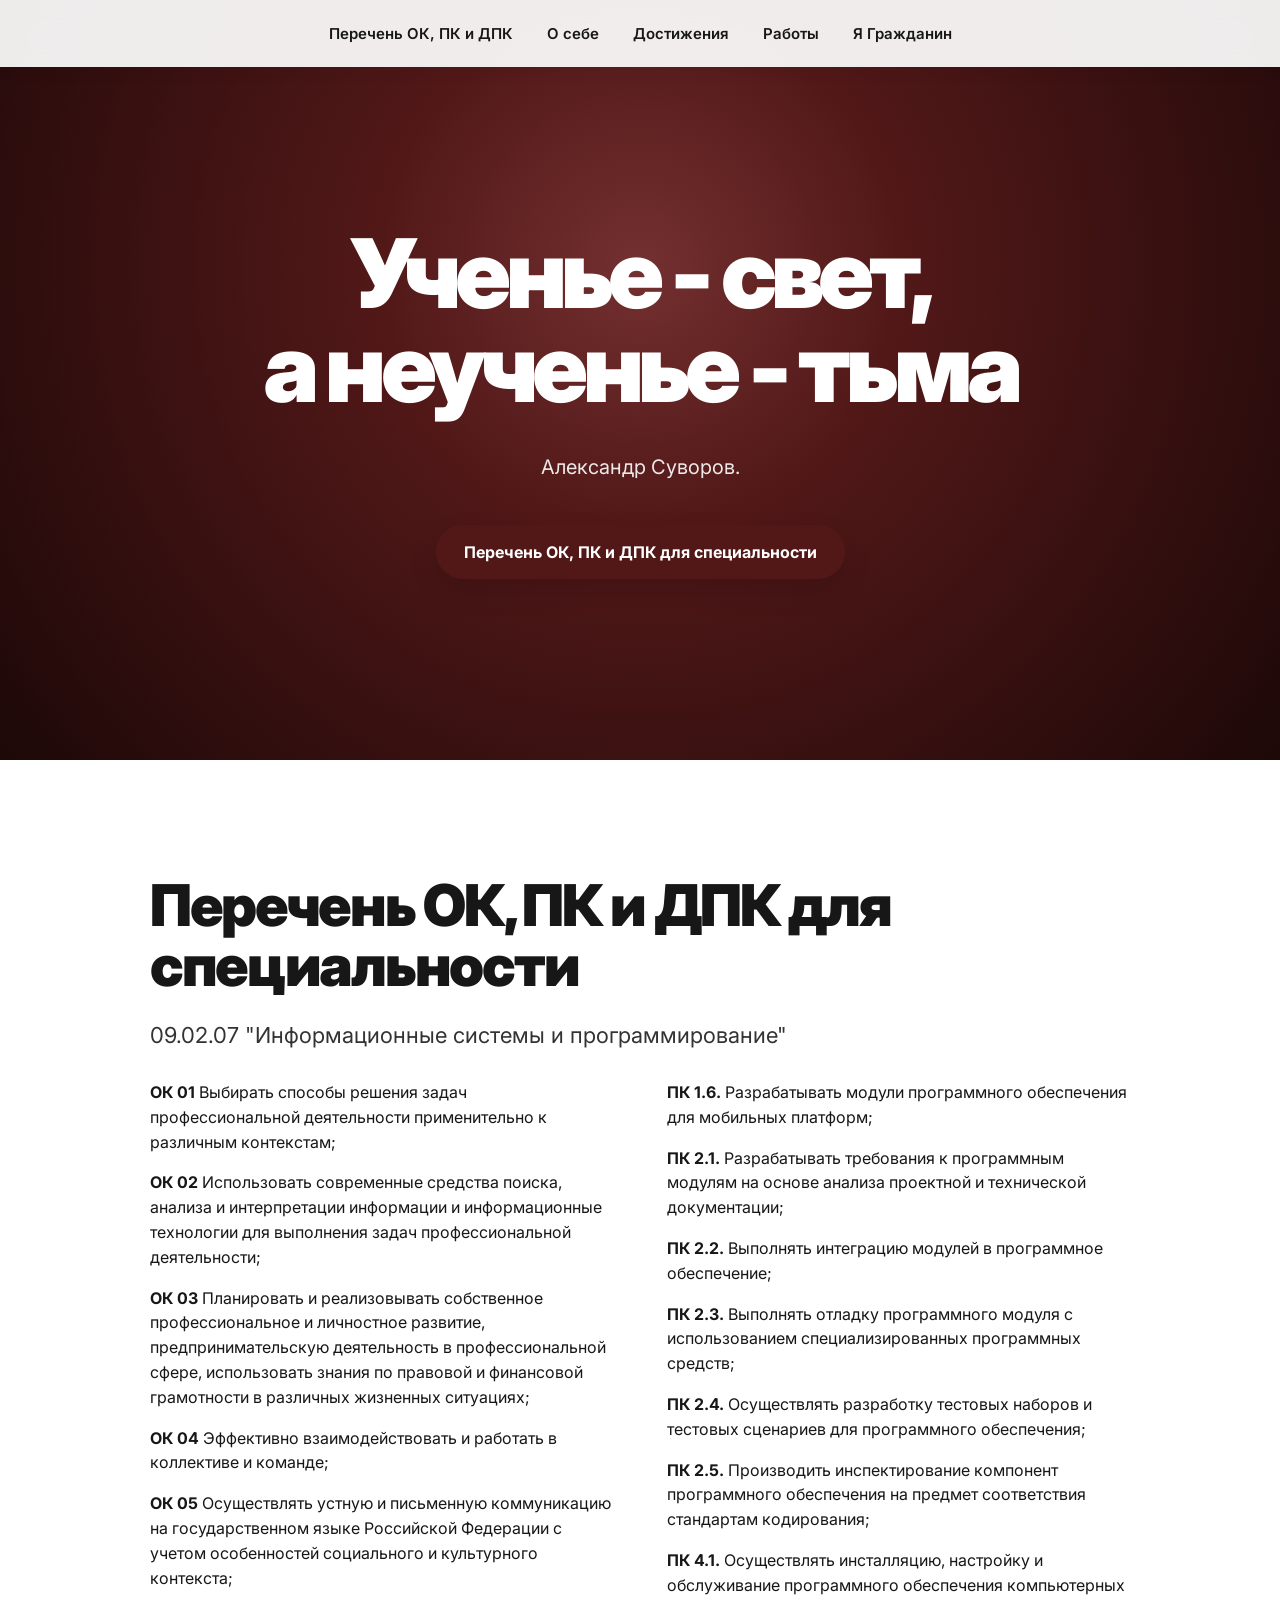
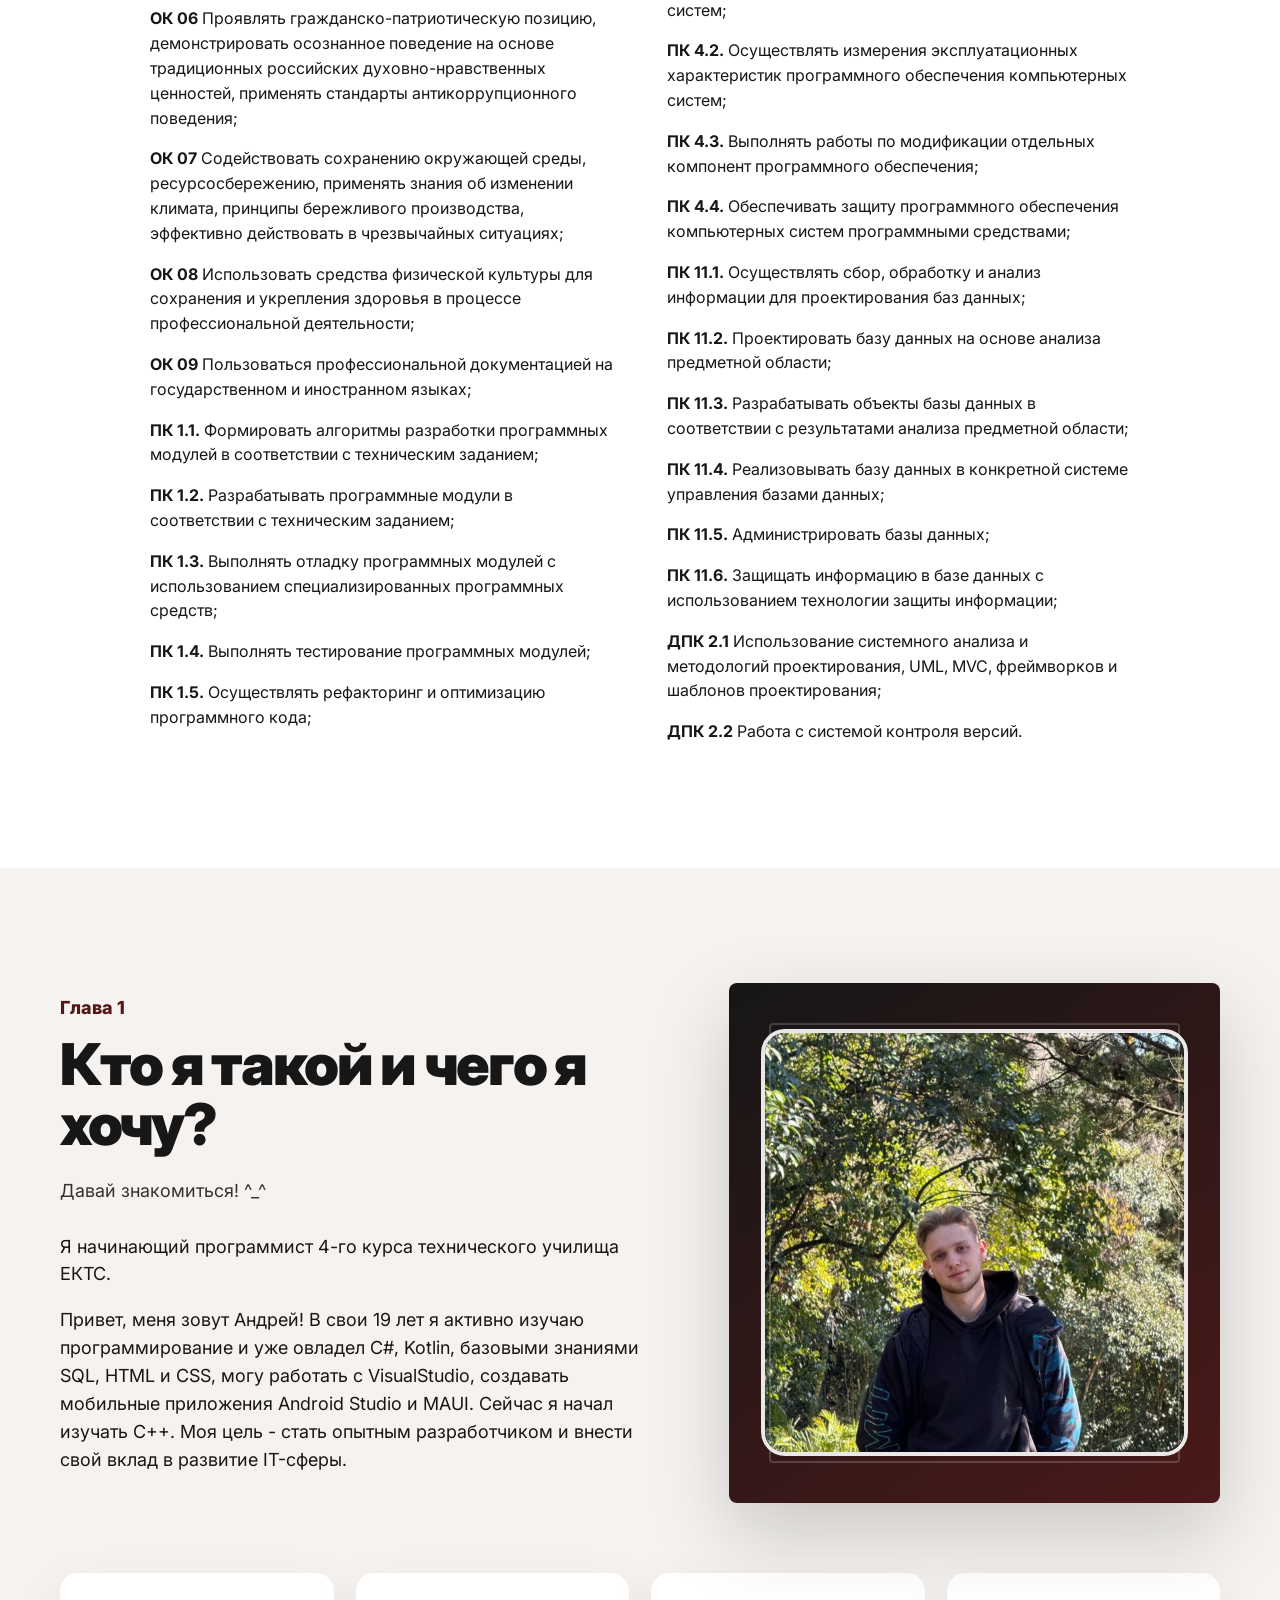
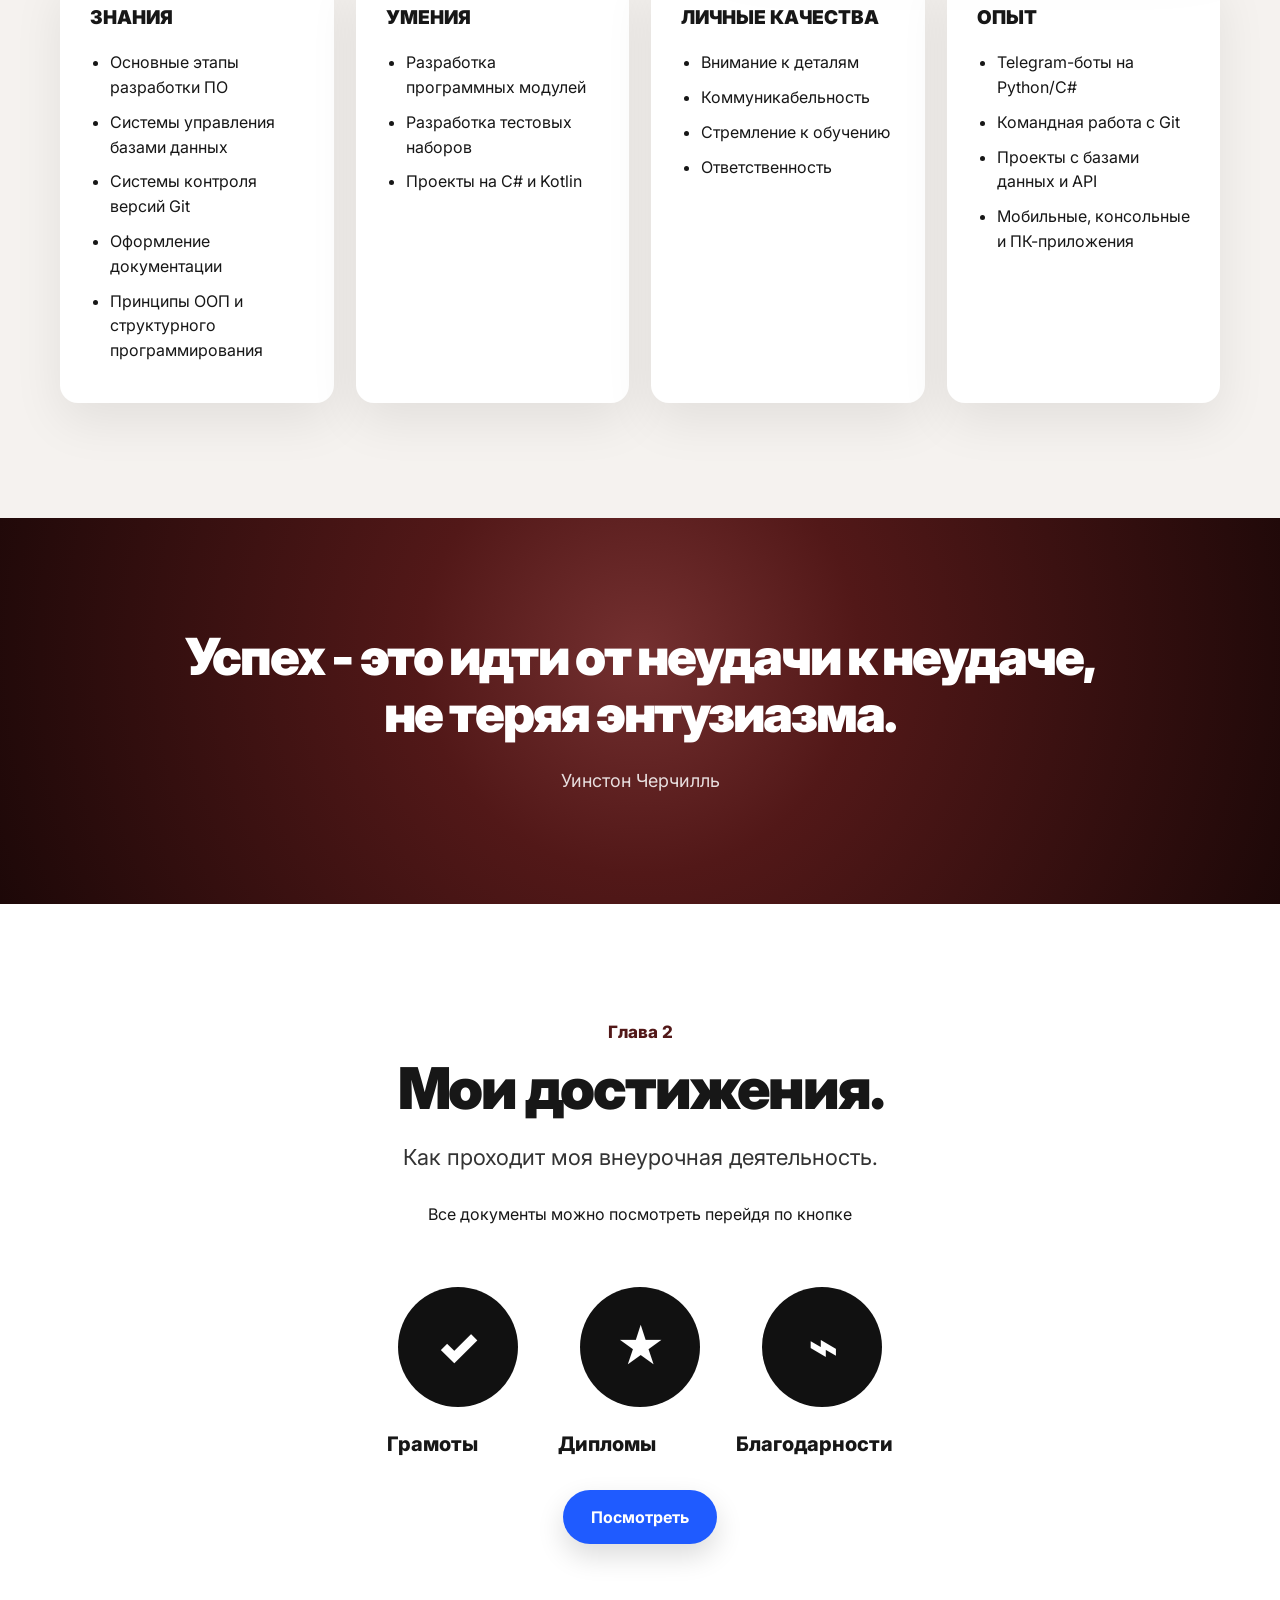
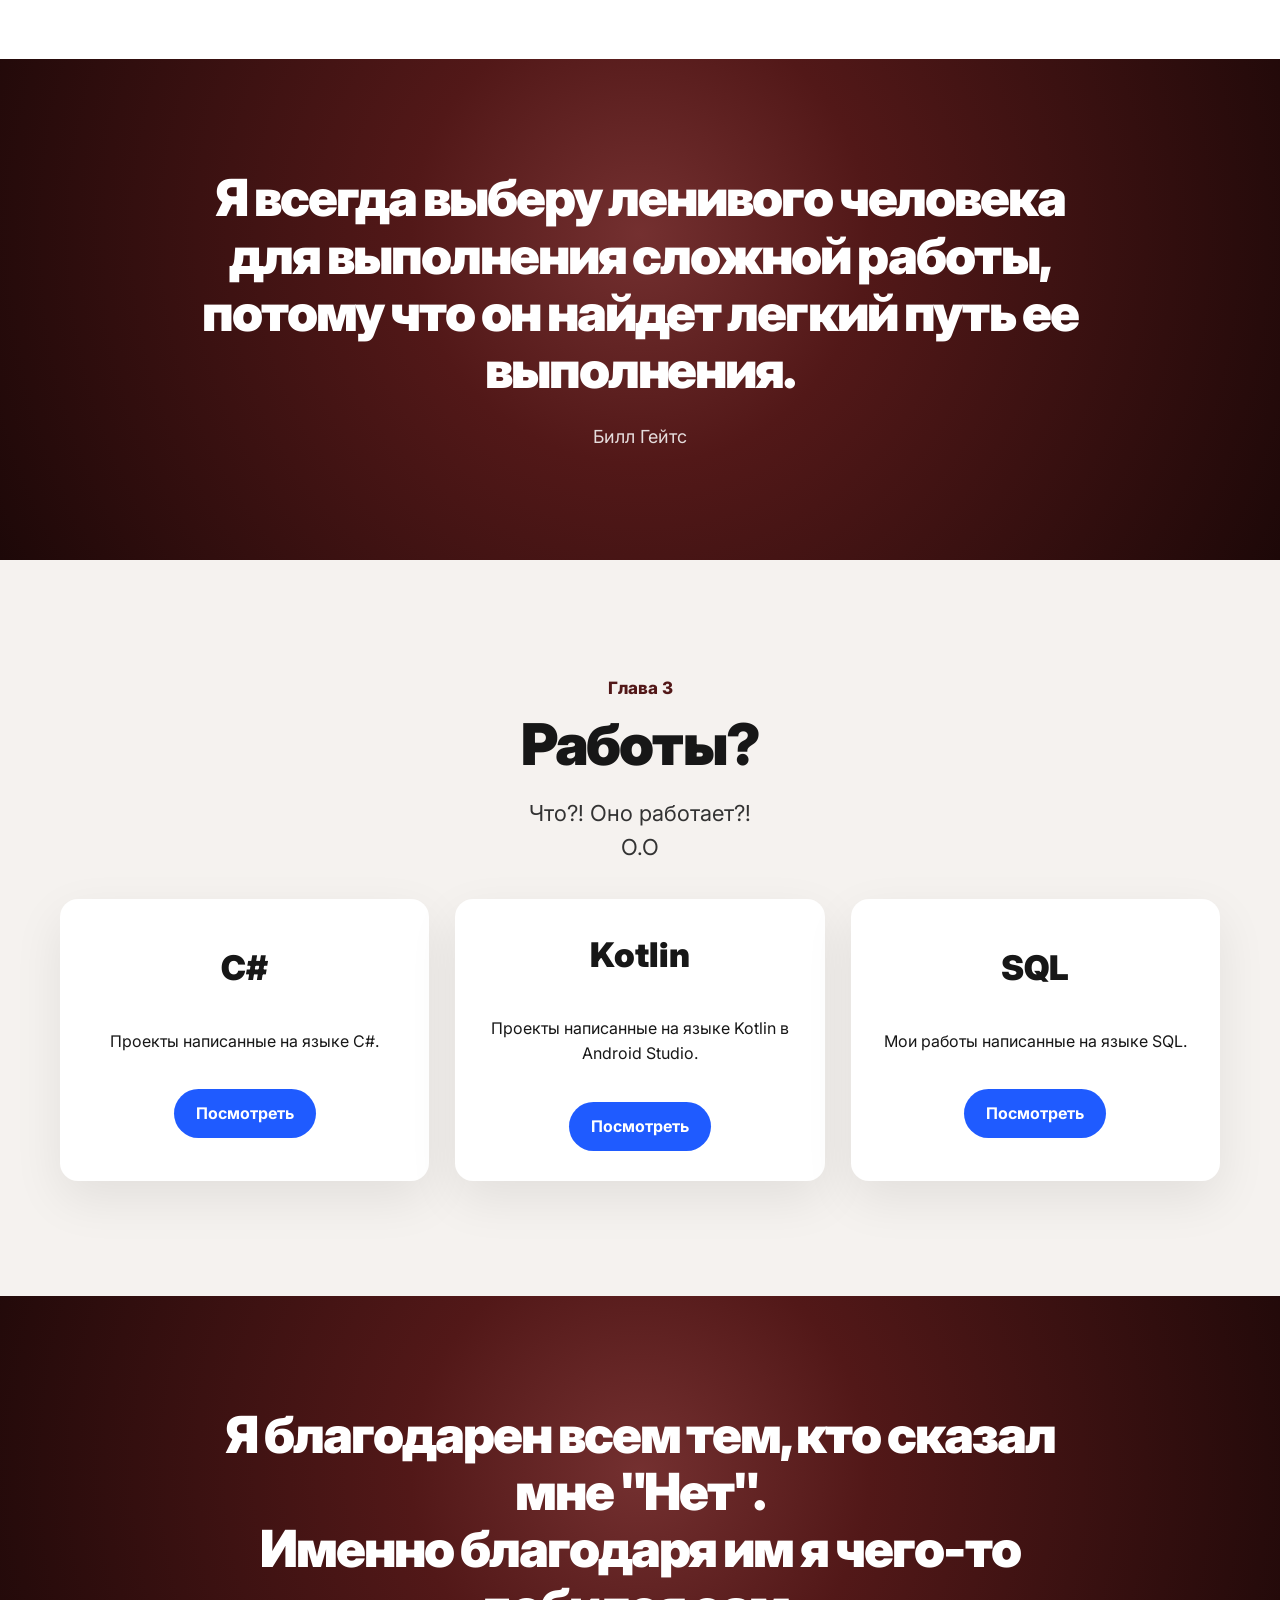
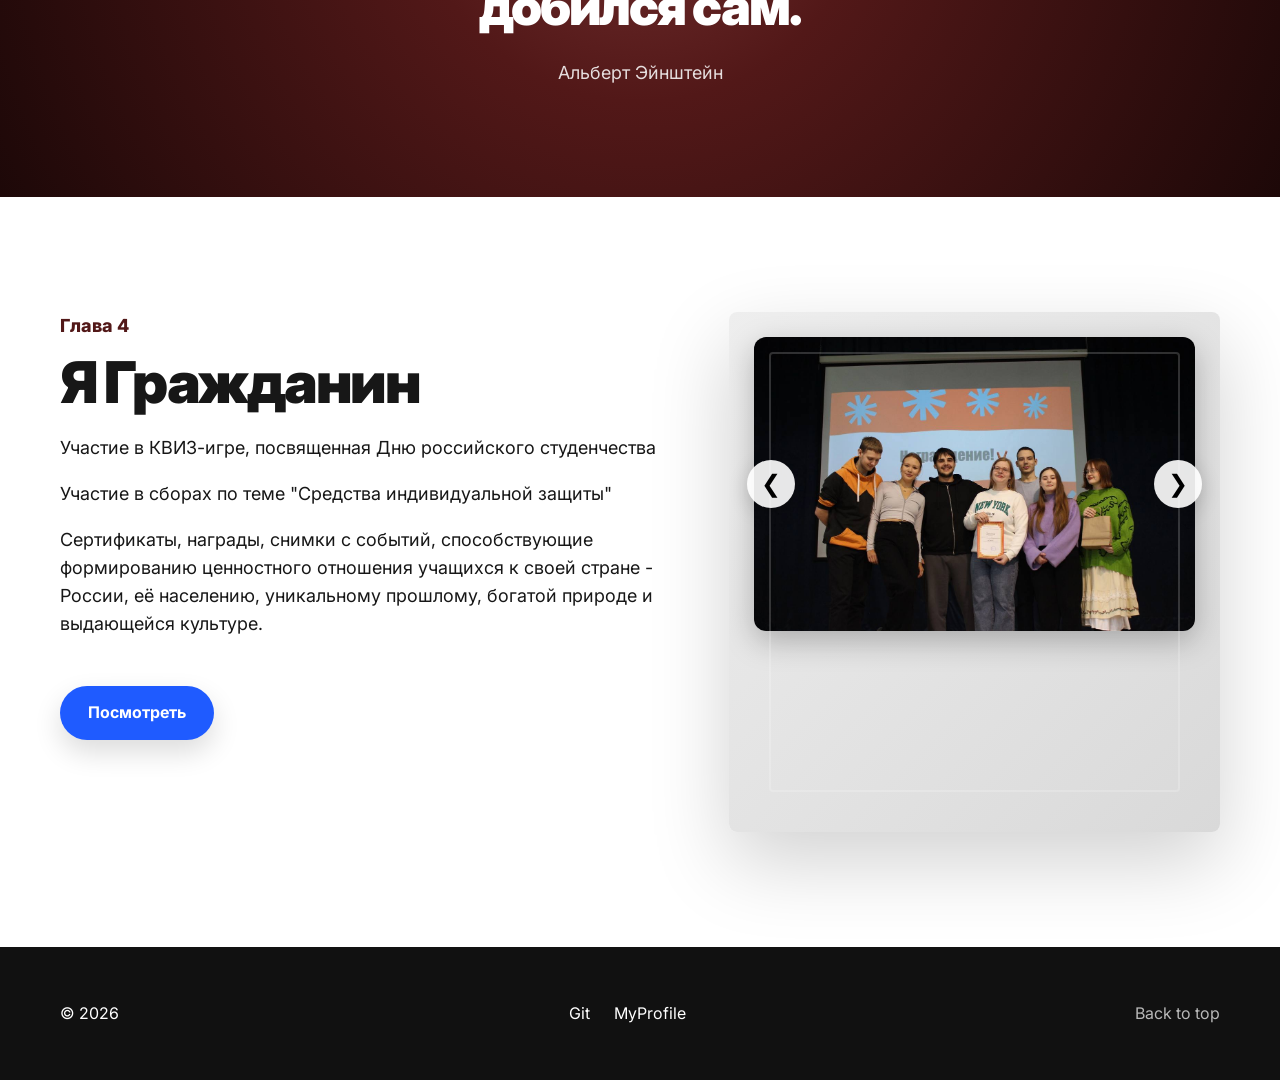
<file: index.html>
<!DOCTYPE html>
<html lang="ru">
<head>
  <meta charset="UTF-8" />
  <meta name="viewport" content="width=device-width, initial-scale=1.0" />
  <title>Портфолио Романов Андрей</title>
  <link rel="preconnect" href="https://fonts.googleapis.com">
  <link rel="preconnect" href="https://fonts.gstatic.com" crossorigin>
  <link href="https://fonts.googleapis.com/css2?family=Inter:wght@400;500;600;700;800;900&display=swap" rel="stylesheet">
  <link rel="stylesheet" href="style.css" />
</head>
<body>
  <header class="topbar" id="top">
    <a href="#competencies">Перечень ОК, ПК и ДПК</a>
    <a href="#about">О себе</a>
    <a href="#achievements">Достижения</a>
    <a href="#works">Работы</a>
    <a href="#citizen">Я Гражданин</a>
  </header>

  <main>
    <section class="hero section dark-section">
      <div class="container hero-inner">

        <h1>Ученье - свет,<br><span>а неученье - тьма</span></h1>
        <p class="quote-author">Александр Суворов.</p>
        <a href="#competencies" class="btn btn-brown">Перечень ОК, ПК и ДПК для специальности</a>
      </div>
    </section>

    <section class="section" id="competencies">
      <div class="container narrow">
        <h2>Перечень ОК, ПК и ДПК для специальности</h2>
        <p class="lead">09.02.07 "Информационные системы и программирование"</p>
        <div class="text-columns competencies-list">
          <p><b>ОК 01</b> Выбирать способы решения задач профессиональной деятельности применительно к различным контекстам;</p>
          <p><b>ОК 02</b> Использовать современные средства поиска, анализа и интерпретации информации и информационные технологии для выполнения задач профессиональной деятельности;</p>
          <p><b>ОК 03</b> Планировать и реализовывать собственное профессиональное и личностное развитие, предпринимательскую деятельность в профессиональной сфере, использовать знания по правовой и финансовой грамотности в различных жизненных ситуациях;</p>
          <p><b>ОК 04</b> Эффективно взаимодействовать и работать в коллективе и команде;</p>
          <p><b>ОК 05</b> Осуществлять устную и письменную коммуникацию на государственном языке Российской Федерации с учетом особенностей социального и культурного контекста;</p>
          <p><b>ОК 06</b> Проявлять гражданско-патриотическую позицию, демонстрировать осознанное поведение на основе традиционных российских духовно-нравственных ценностей, применять стандарты антикоррупционного поведения;</p>
          <p><b>ОК 07</b> Содействовать сохранению окружающей среды, ресурсосбережению, применять знания об изменении климата, принципы бережливого производства, эффективно действовать в чрезвычайных ситуациях;</p>
          <p><b>ОК 08</b> Использовать средства физической культуры для сохранения и укрепления здоровья в процессе профессиональной деятельности;</p>
          <p><b>ОК 09</b> Пользоваться профессиональной документацией на государственном и иностранном языках;</p>
          <p><b>ПК 1.1.</b> Формировать алгоритмы разработки программных модулей в соответствии с техническим заданием;</p>
          <p><b>ПК 1.2.</b> Разрабатывать программные модули в соответствии с техническим заданием;</p>
          <p><b>ПК 1.3.</b> Выполнять отладку программных модулей с использованием специализированных программных средств;</p>
          <p><b>ПК 1.4.</b> Выполнять тестирование программных модулей;</p>
          <p><b>ПК 1.5.</b> Осуществлять рефакторинг и оптимизацию программного кода;</p>
          <p><b>ПК 1.6.</b> Разрабатывать модули программного обеспечения для мобильных платформ;</p>
          <p><b>ПК 2.1.</b> Разрабатывать требования к программным модулям на основе анализа проектной и технической документации;</p>
          <p><b>ПК 2.2.</b> Выполнять интеграцию модулей в программное обеспечение;</p>
          <p><b>ПК 2.3.</b> Выполнять отладку программного модуля с использованием специализированных программных средств;</p>
          <p><b>ПК 2.4.</b> Осуществлять разработку тестовых наборов и тестовых сценариев для программного обеспечения;</p>
          <p><b>ПК 2.5.</b> Производить инспектирование компонент программного обеспечения на предмет соответствия стандартам кодирования;</p>
          <p><b>ПК 4.1.</b> Осуществлять инсталляцию, настройку и обслуживание программного обеспечения компьютерных систем;</p>
          <p><b>ПК 4.2.</b> Осуществлять измерения эксплуатационных характеристик программного обеспечения компьютерных систем;</p>
          <p><b>ПК 4.3.</b> Выполнять работы по модификации отдельных компонент программного обеспечения;</p>
          <p><b>ПК 4.4.</b> Обеспечивать защиту программного обеспечения компьютерных систем программными средствами;</p>
          <p><b>ПК 11.1.</b> Осуществлять сбор, обработку и анализ информации для проектирования баз данных;</p>
          <p><b>ПК 11.2.</b> Проектировать базу данных на основе анализа предметной области;</p>
          <p><b>ПК 11.3.</b> Разрабатывать объекты базы данных в соответствии с результатами анализа предметной области;</p>
          <p><b>ПК 11.4.</b> Реализовывать базу данных в конкретной системе управления базами данных;</p>
          <p><b>ПК 11.5.</b> Администрировать базы данных;</p>
          <p><b>ПК 11.6.</b> Защищать информацию в базе данных с использованием технологии защиты информации;</p>
          <p><b>ДПК 2.1</b> Использование системного анализа и методологий проектирования, UML, MVC, фреймворков и шаблонов проектирования;</p>
          <p><b>ДПК 2.2</b> Работа с системой контроля версий.</p>
        </div>
      </div>
    </section>

    <section class="section soft" id="about">
      <div class="container two-col">
        <div>
          <p class="chapter">Глава 1</p>
          <h2>Кто я такой и чего я хочу?</h2>
          <p class="lead">Давай знакомиться! ^_^</p>
          <p>Я начинающий программист 4-го курса технического училища ЕКТС.</p>
          <p>Привет, меня зовут Андрей! В свои 19 лет я активно изучаю программирование и уже овладел C#, Kotlin, базовыми знаниями SQL, HTML и CSS, могу работать с VisualStudio, создавать мобильные приложения Android Studio и MAUI. Сейчас я начал изучать C++. Моя цель - стать опытным разработчиком и внести свой вклад в развитие IT-сферы.</p>
        </div>
        <div class="photo-card profile-photo" aria-label="Фото профиля">
          <img src="Image/Progile_icon.jpg" alt="Фото профиля">
        </div>
      </div>

      <div class="container grid-4 skills-grid">
        <article class="card"><h3>ЗНАНИЯ</h3><ul><li>Основные этапы разработки ПО</li><li>Системы управления базами данных</li><li>Системы контроля версий Git</li><li>Оформление документации</li><li>Принципы ООП и структурного программирования</li></ul></article>
        <article class="card"><h3>УМЕНИЯ</h3><ul><li>Разработка программных модулей</li><li>Разработка тестовых наборов</li><li>Проекты на C# и Kotlin</li></ul></article>
        <article class="card"><h3>ЛИЧНЫЕ КАЧЕСТВА</h3><ul><li>Внимание к деталям</li><li>Коммуникабельность</li><li>Стремление к обучению</li><li>Ответственность</li></ul></article>
        <article class="card"><h3>ОПЫТ</h3><ul><li>Telegram-боты на Python/C#</li><li>Командная работа с Git</li><li>Проекты с базами данных и API</li><li>Мобильные, консольные и ПК-приложения</li></ul></article>
      </div>
    </section>

    <section class="quote-band dark-section">
      <div class="container">
        <blockquote>Успех - это идти от неудачи к неудаче, не теряя энтузиазма.</blockquote>
        <p>Уинстон Черчилль</p>
      </div>
    </section>

    <section class="section" id="achievements">
      <div class="container center">
        <p class="chapter">Глава 2</p>
        <h2>Мои достижения.</h2>
        <p class="lead">Как проходит моя внеурочная деятельность.</p>
        <p>Все документы можно посмотреть перейдя по кнопке</p>
        <div class="achievement-icons">
          <div class="round-icon">✓</div>
          <div class="round-icon">★</div>
          <div class="round-icon">⌁</div>
        </div>
        <div class="achievement-titles">
          <span>Грамоты</span><span>Дипломы</span><span>Благодарности</span>
        </div>
        <a class="btn btn-blue" href="https://disk.yandex.ru/d/2x5cXrzfnJnUcQ" target="_blank">Посмотреть</a>
      </div>
    </section>

    <section class="quote-band dark-section">
      <div class="container">
        <blockquote>Я всегда выберу ленивого человека для выполнения сложной работы, потому что он найдет легкий путь ее выполнения.</blockquote>
        <p>Билл Гейтс</p>
      </div>
    </section>

    <section class="section soft" id="works">
      <div class="container center">
        <p class="chapter">Глава 3</p>
        <h2>Работы?</h2>
        <p class="lead">Что?! Оно работает?!<br>O.O</p>
      </div>
      <div class="container projects-grid">
        <article class="project-card">
          <h3>C#</h3>
          <p>Проекты написанные на языке C#.</p>
          <a href="https://disk.yandex.ru/d/CGODIUCVB3GZyA" target="_blank">Посмотреть</a>
        </article>
        <article class="project-card">
          <h3>Kotlin</h3>
          <p>Проекты написанные на языке Kotlin в Android Studio.</p>
          <a href="https://disk.yandex.ru/d/xF5H1ibOmxF23w" target="_blank">Посмотреть</a>
        </article>
        <article class="project-card">
          <h3>SQL</h3>
          <p>Мои работы написанные на языке SQL.</p>
          <a href="https://disk.yandex.ru/d/xF5H1ibOmxF23w" target="_blank">Посмотреть</a>
        </article>
      </div>
    </section>

    <section class="quote-band dark-section">
      <div class="container">
        <blockquote>Я благодарен всем тем, кто сказал мне "Нет".<br>Именно благодаря им я чего-то добился сам.</blockquote>
        <p>Альберт Эйнштейн</p>
      </div>
    </section>

    <section class="section" id="citizen">
      <div class="container two-col citizen-wrap">
        <div>
          <p class="chapter">Глава 4</p>
          <h2>Я Гражданин</h2>
          <p>Участие в КВИЗ-игре, посвященная Дню российского студенчества</p>
          <p>Участие в сборах по теме "Средства индивидуальной защиты"</p>
          <p>Сертификаты, награды, снимки с событий, способствующие формированию ценностного отношения учащихся к своей стране - России, её населению, уникальному прошлому, богатой природе и выдающейся культуре.</p>
          <a class="btn btn-blue" href="https://disk.yandex.ru/d/BMh88LQ0dDzWeA" target="_blank">Посмотреть</a>
        </div>
        <div class="photo-card citizen-photo">
          <div class="slider">
            <button class="slider-btn prev">&#10094;</button>
            <img id="citizen-slider-image" src="Image/Grazdanin1.jpg" alt="Я гражданин">
            <button class="slider-btn next">&#10095;</button>
          </div>
        </div>
      </div>
    </section>
  </main>

  <footer class="footer">
    <div class="container footer-inner">
      <p>© 2026</p>
      <nav>
        <a href="https://github.com/Packmangame" target="_blank">Git</a>
        <a href="Profile.html">MyProfile</a>
      </nav>
      <a href="#top" class="backtop">Back to top</a>
    </div>
  </footer>

  <script src="script.js"></script>
</body>
</html>
</file>
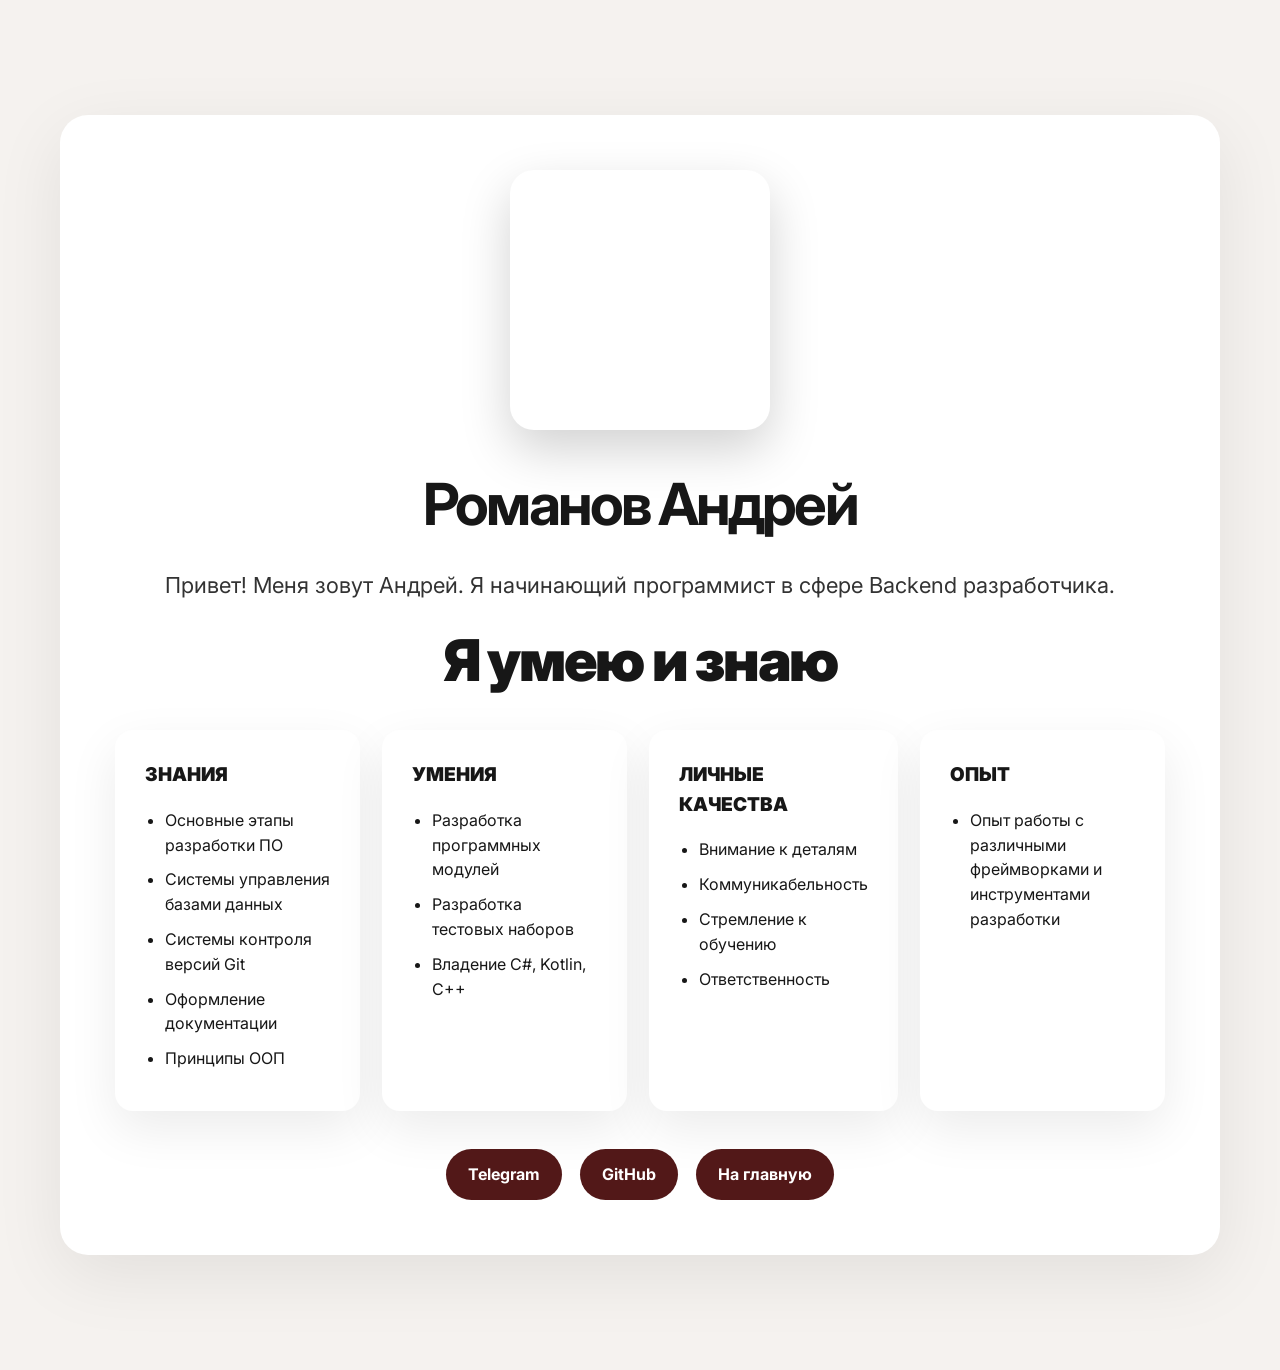
<file: page59694241.html>
<!DOCTYPE html>
<html lang="ru">
<head>
  <meta charset="UTF-8">
  <meta name="viewport" content="width=device-width, initial-scale=1.0">
  <title>MyProfile - Романов Андрей</title>
  <link href="https://fonts.googleapis.com/css2?family=Inter:wght@400;500;600;700;800;900&display=swap" rel="stylesheet">
  <link rel="stylesheet" href="style.css">
</head>
<body class="profile-page">
  <main class="section profile-hero">
    <div class="container profile-card-big">
      <div class="profile-photo large"></div>
      <h1>Романов Андрей</h1>
      <p class="lead">Привет! Меня зовут Андрей. Я начинающий программист в сфере Backend разработчика.</p>
      <h2>Я умею и знаю</h2>
      <div class="grid-4 skills-grid compact">
        <article class="card"><h3>ЗНАНИЯ</h3><ul><li>Основные этапы разработки ПО</li><li>Системы управления базами данных</li><li>Системы контроля версий Git</li><li>Оформление документации</li><li>Принципы ООП</li></ul></article>
        <article class="card"><h3>УМЕНИЯ</h3><ul><li>Разработка программных модулей</li><li>Разработка тестовых наборов</li><li>Владение C#, Kotlin, C++</li></ul></article>
        <article class="card"><h3>ЛИЧНЫЕ КАЧЕСТВА</h3><ul><li>Внимание к деталям</li><li>Коммуникабельность</li><li>Стремление к обучению</li><li>Ответственность</li></ul></article>
        <article class="card"><h3>ОПЫТ</h3><ul><li>Опыт работы с различными фреймворками и инструментами разработки</li></ul></article>
      </div>
      <div class="socials">
        <a href="https://t.me/kiss_my_dude" target="_blank">Telegram</a>
        <a href="https://github.com/Packmangame" target="_blank">GitHub</a>
        <a href="index.html">На главную</a>
      </div>
    </div>
  </main>
</body>
</html>
</file>
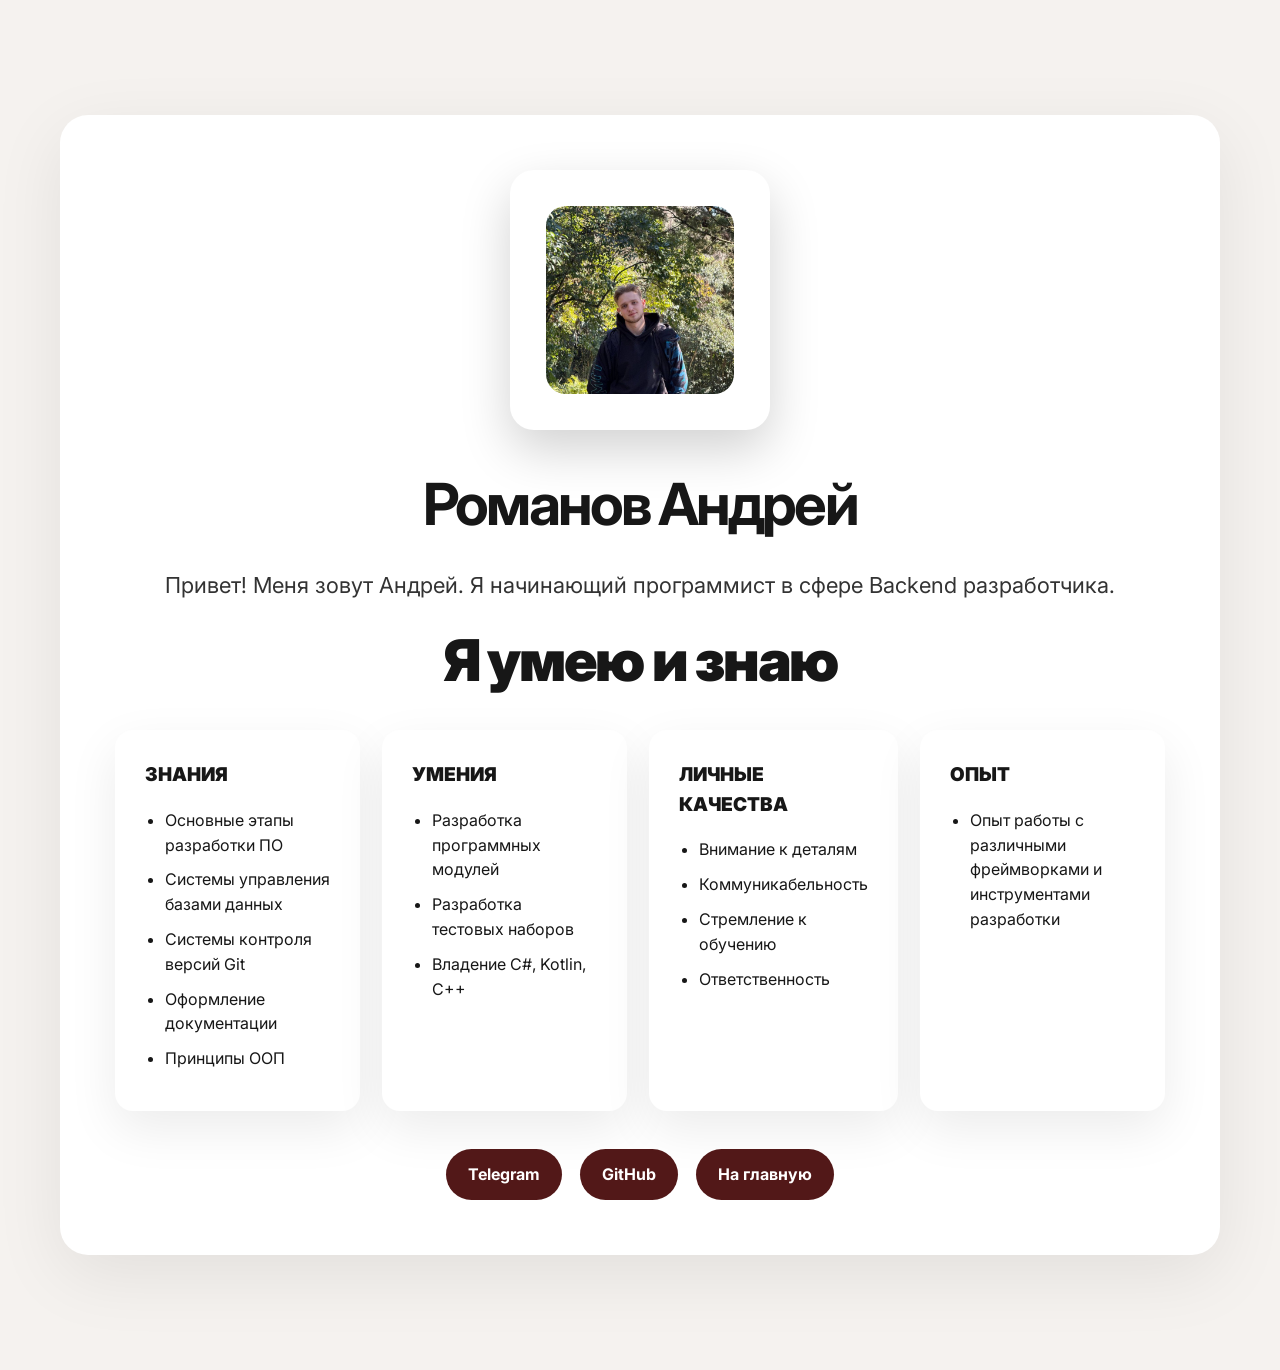
<file: Profile.html>
<!DOCTYPE html>
<html lang="ru">
<head>
  <meta charset="UTF-8">
  <meta name="viewport" content="width=device-width, initial-scale=1.0">
  <title>MyProfile - Романов Андрей</title>
  <link href="https://fonts.googleapis.com/css2?family=Inter:wght@400;500;600;700;800;900&display=swap" rel="stylesheet">
  <link rel="stylesheet" href="style.css">
</head>
<body class="profile-page">
  <main class="section profile-hero">
    <div class="container profile-card-big">
      <div class="profile-photo large">
	  <img src="Image/Progile_icon.jpg" alt="Фото профиля">
	  </div>
      <h1>Романов Андрей</h1>
      <p class="lead">Привет! Меня зовут Андрей. Я начинающий программист в сфере Backend разработчика.</p>
      <h2>Я умею и знаю</h2>
      <div class="grid-4 skills-grid compact">
        <article class="card"><h3>ЗНАНИЯ</h3><ul><li>Основные этапы разработки ПО</li><li>Системы управления базами данных</li><li>Системы контроля версий Git</li><li>Оформление документации</li><li>Принципы ООП</li></ul></article>
        <article class="card"><h3>УМЕНИЯ</h3><ul><li>Разработка программных модулей</li><li>Разработка тестовых наборов</li><li>Владение C#, Kotlin, C++</li></ul></article>
        <article class="card"><h3>ЛИЧНЫЕ КАЧЕСТВА</h3><ul><li>Внимание к деталям</li><li>Коммуникабельность</li><li>Стремление к обучению</li><li>Ответственность</li></ul></article>
        <article class="card"><h3>ОПЫТ</h3><ul><li>Опыт работы с различными фреймворками и инструментами разработки</li></ul></article>
      </div>
      <div class="socials">
        <a href="https://t.me/kiss_my_dude" target="_blank">Telegram</a>
        <a href="https://github.com/Packmangame" target="_blank">GitHub</a>
        <a href="index.html">На главную</a>
      </div>
    </div>
  </main>
</body>
</html>
</file>
<file: style.css>
:root{
  --brown:#521818;
  --brown-dark:#1d0808;
  --blue:#1f5bff;
  --text:#171717;
  --muted:#6e6e6e;
  --soft:#f5f2ef;
  --white:#fff;
}
*{box-sizing:border-box}
html{scroll-behavior:smooth}
body{margin:0;font-family:Inter,Arial,sans-serif;color:var(--text);background:#fff;line-height:1.55}
a{color:inherit;text-decoration:none}
.topbar{position:fixed;z-index:50;top:0;left:0;right:0;display:flex;justify-content:center;gap:34px;padding:22px 20px;background:rgba(255,255,255,.92);backdrop-filter:blur(12px);box-shadow:0 1px 18px rgba(0,0,0,.06);font-size:15px;font-weight:600}
.topbar a{transition:.2s}.topbar a:hover{color:var(--blue)}
.section{padding:115px 0}.container{width:min(1160px,calc(100% - 40px));margin:0 auto}.narrow{width:min(980px,calc(100% - 40px))}.center{text-align:center}.soft{background:var(--soft)}.dark-section{background:radial-gradient(circle at 50% 35%,#743030 0%,var(--brown) 32%,var(--brown-dark) 100%);color:#fff}.hero{min-height:760px;display:flex;align-items:center;text-align:center;padding-top:160px}.hero-inner{display:flex;flex-direction:column;align-items:center}.eyebrow{font-size:18px;font-weight:600;letter-spacing:.02em;margin-bottom:46px;opacity:.95}.hero h1{font-size:clamp(52px,7.5vw,110px);line-height:.98;margin:0;font-weight:900;letter-spacing:-.06em}.hero h1 span{display:block}.quote-author{font-size:20px;margin:38px 0 42px;opacity:.9}.btn{display:inline-flex;align-items:center;justify-content:center;min-height:54px;padding:0 28px;border-radius:999px;font-weight:700;transition:.2s;box-shadow:0 12px 28px rgba(0,0,0,.14)}.btn:hover{transform:translateY(-2px)}.btn-brown{background:var(--brown);color:#fff}.btn-blue{background:var(--blue);color:#fff;margin-top:30px}
h2{font-size:clamp(34px,4.5vw,62px);line-height:1.05;margin:0 0 22px;font-weight:900;letter-spacing:-.04em}h3{font-size:19px;margin:0 0 18px;font-weight:900}.lead{font-size:22px;color:#333;margin:0 0 28px}.soft .lead,.section .lead{color:#333}.chapter{font-size:17px;color:var(--brown);font-weight:800;margin:0 0 12px}.text-columns{column-count:2;column-gap:54px}.competencies-list p{break-inside:avoid;margin:0 0 16px;font-size:16px}.two-col{display:grid;grid-template-columns:1fr .82fr;gap:70px;align-items:center}.two-col p{font-size:18px}.photo-card{min-height:520px;border-radius:8px;background:linear-gradient(145deg,#161616,#4b1919);box-shadow:0 30px 80px rgba(0,0,0,.18);position:relative;overflow:hidden}.photo-card:after{content:"";position:absolute;inset:40px;border:2px solid rgba(255,255,255,.18);border-radius:4px}.profile-photo{display:flex;align-items:center;justify-content:center;padding:32px;background:linear-gradient(145deg,#161616,#4b1919)}
.profile-photo img{width:100%;height:100%;object-fit:cover;border-radius:24px;border:4px solid rgba(255,255,255,.9);}.citizen-photo{background:linear-gradient(135deg,#eee,#d9d9d9)}.grid-4{display:grid;grid-template-columns:repeat(4,1fr);gap:22px}.skills-grid{margin-top:70px}.card,.project-card{background:#fff;border-radius:18px;padding:30px;box-shadow:0 18px 50px rgba(0,0,0,.08)}.card ul{padding-left:20px;margin:0}.card li{margin-bottom:10px}.quote-band{padding:110px 0;text-align:center}.quote-band blockquote{margin:0 auto 24px;max-width:920px;font-size:clamp(28px,4vw,58px);line-height:1.12;font-weight:900;letter-spacing:-.04em}.quote-band p{margin:0;font-size:18px;opacity:.85}.achievement-icons{display:flex;justify-content:center;gap:62px;margin:60px 0 22px}.round-icon{width:120px;height:120px;border-radius:50%;display:flex;align-items:center;justify-content:center;background:#111;color:#fff;font-size:48px;font-weight:900}.achievement-titles{display:flex;justify-content:center;gap:80px;font-size:20px;font-weight:800}.projects-grid{display:grid;grid-template-columns:repeat(3,1fr);gap:26px;margin-top:35px}.project-card{text-align:center;min-height:230px;display:flex;flex-direction:column;align-items:center;justify-content:center}.project-card h3{font-size:34px}.project-card a{margin-top:20px;color:#fff;background:var(--blue);padding:12px 22px;border-radius:999px;font-weight:700}.citizen-wrap{align-items:start}.footer{background:#111;color:#fff;padding:38px 0}.footer-inner{display:flex;align-items:center;justify-content:space-between;gap:20px}.footer nav{display:flex;gap:24px}.backtop{opacity:.7}.profile-page{background:var(--soft)}.profile-hero{min-height:100vh}.profile-card-big{background:#fff;border-radius:28px;padding:55px;box-shadow:0 20px 70px rgba(0,0,0,.08);text-align:center}.large{width:240px;height:240px;min-height:240px;border-radius:50%;margin:0 auto 34px}.profile-card-big h1{font-size:58px;margin:0 0 18px;letter-spacing:-.05em}.compact{margin-top:40px;text-align:left}.socials{display:flex;justify-content:center;gap:18px;margin-top:38px}.socials a{background:var(--brown);color:#fff;padding:13px 22px;border-radius:999px;font-weight:700}
@media(max-width:900px){.topbar{gap:14px;font-size:13px;overflow:auto;justify-content:flex-start}.text-columns{column-count:1}.two-col,.grid-4,.projects-grid{grid-template-columns:1fr}.hero{min-height:650px}.section{padding:82px 0}.achievement-icons,.achievement-titles{gap:18px;flex-wrap:wrap}.footer-inner{flex-direction:column}.photo-card{min-height:380px}}


.hero-photo-frame{
width:220px;
height:220px;
border-radius:24px;
overflow:hidden;
border:4px solid rgba(255,255,255,.2);
box-shadow:0 20px 60px rgba(0,0,0,.35);
margin-bottom:40px;
background:#fff;
}
.hero-photo-frame img,
.profile-photo img,
.slider img{
width:100%;
height:100%;
object-fit:cover;
display:block;
}
.profile-photo.large{
width:260px;
height:260px;
margin:0 auto 30px;
border-radius:24px;
overflow:hidden;
box-shadow:0 20px 50px rgba(0,0,0,.18);
background:#fff;
}
.slider{
position:relative;
width:100%;
height:100%;
display:flex;
align-items:center;
justify-content:center;
padding:25px;
}
.slider img{
border-radius:12px;
box-shadow:0 10px 30px rgba(0,0,0,.25);
}
.slider-btn{
position:absolute;
top:50%;
transform:translateY(-50%);
width:48px;
height:48px;
border:none;
border-radius:50%;
background:rgba(255,255,255,.9);
font-size:24px;
cursor:pointer;
box-shadow:0 5px 20px rgba(0,0,0,.15);
z-index:5;
}
.slider-btn.prev{left:18px;}
.slider-btn.next{right:18px;}
.profile-card-big{
text-align:center;
}
@media(max-width:900px){
.two-col,.grid-4{
grid-template-columns:1fr;
}
.topbar{
gap:14px;
font-size:13px;
padding:16px 10px;
flex-wrap:wrap;
}
.hero{
min-height:auto;
padding-bottom:80px;
}
.hero-photo-frame{
width:180px;
height:180px;
}
.text-columns{
column-count:1;
}
}
</file>
